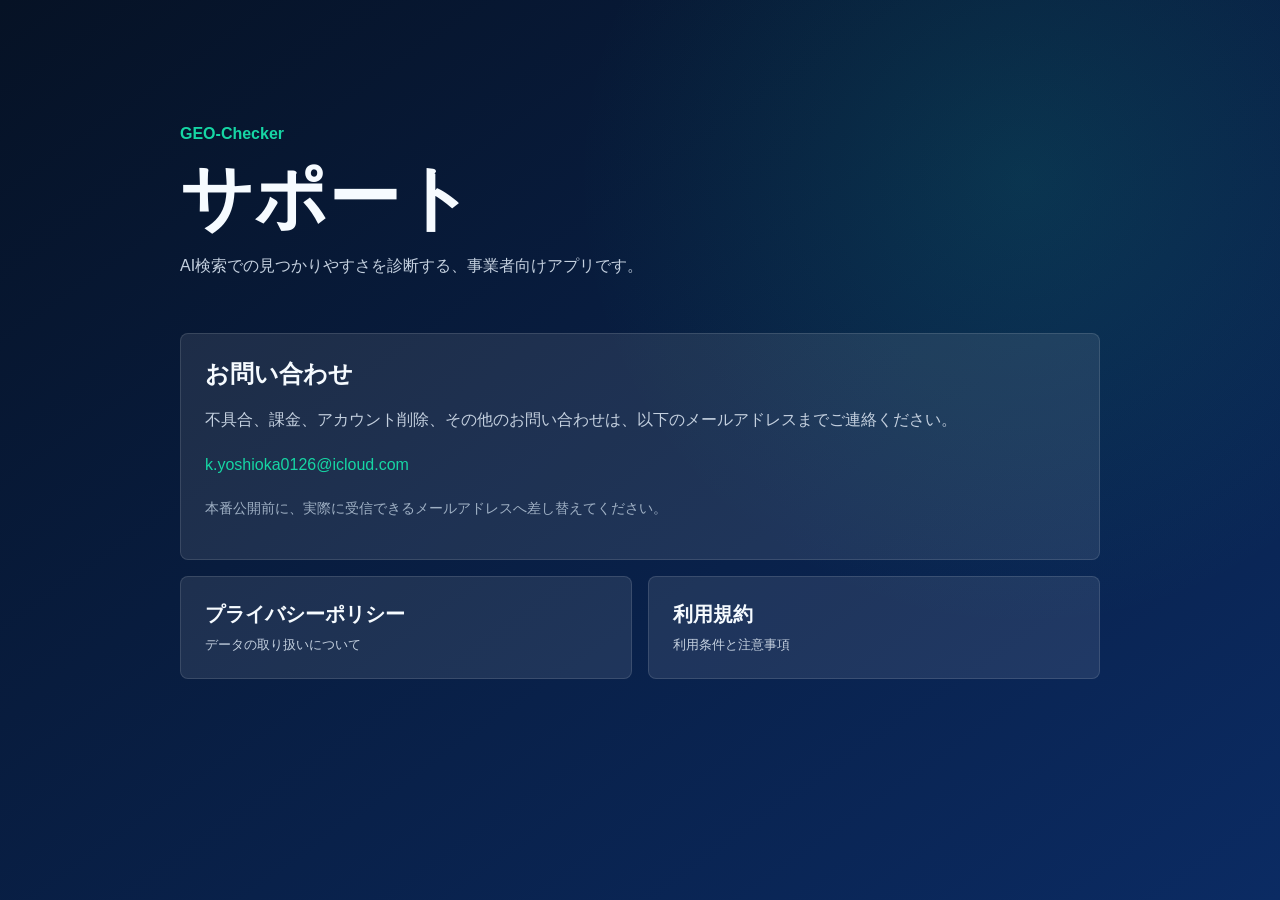
<file: index.html>
<!doctype html>
<html lang="ja">
<head>
  <meta charset="utf-8">
  <meta name="viewport" content="width=device-width, initial-scale=1">
  <title>GEO-Checker サポート</title>
  <link rel="stylesheet" href="./styles.css">
</head>
<body>
  <main class="page">
    <section class="hero">
      <p class="eyebrow">GEO-Checker</p>
      <h1>サポート</h1>
      <p>AI検索での見つかりやすさを診断する、事業者向けアプリです。</p>
    </section>

    <section class="card">
      <h2>お問い合わせ</h2>
      <p>不具合、課金、アカウント削除、その他のお問い合わせは、以下のメールアドレスまでご連絡ください。</p>
      <p><a href="mailto:k.yoshioka0126@icloud.com">k.yoshioka0126@icloud.com</a></p>
      <p class="note">本番公開前に、実際に受信できるメールアドレスへ差し替えてください。</p>
    </section>

    <section class="grid">
      <a class="link-card" href="./privacy.html">
        <span>プライバシーポリシー</span>
        <small>データの取り扱いについて</small>
      </a>
      <a class="link-card" href="./terms.html">
        <span>利用規約</span>
        <small>利用条件と注意事項</small>
      </a>
    </section>
  </main>
</body>
</html>
</file>
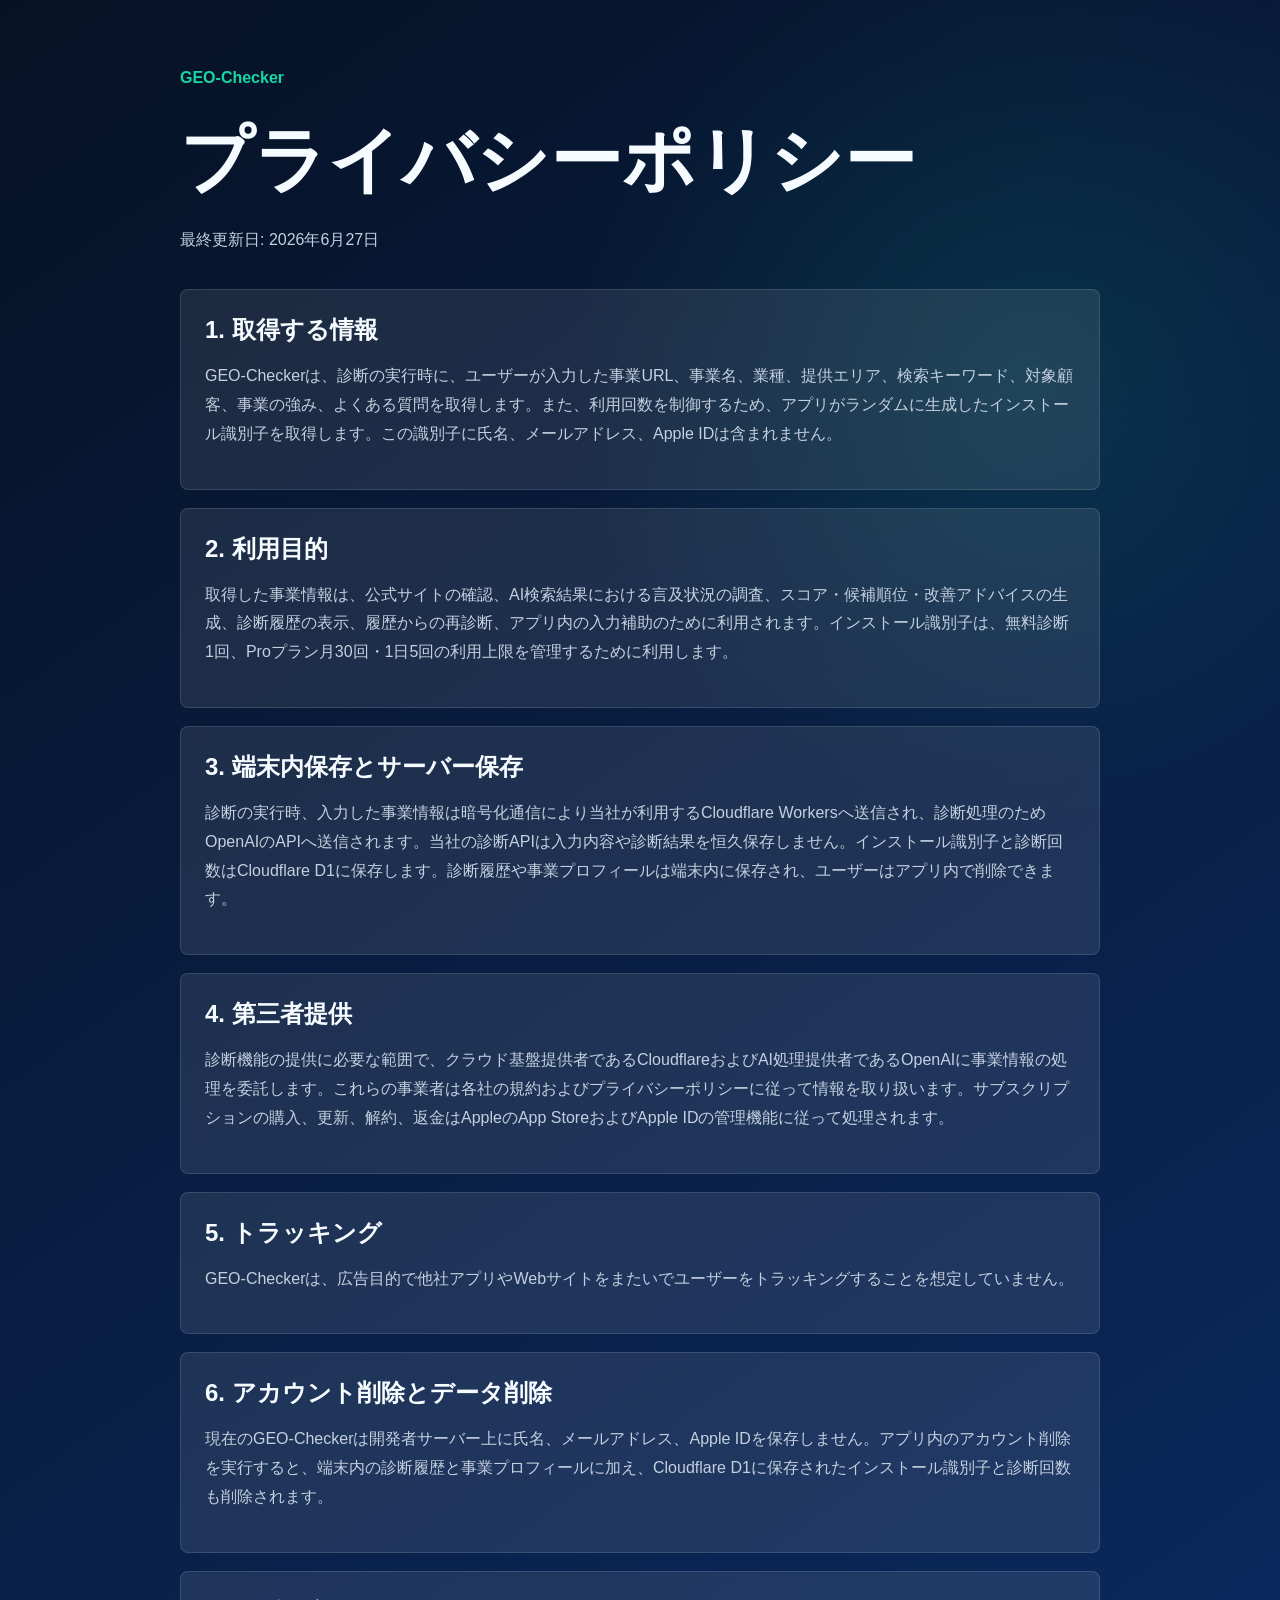
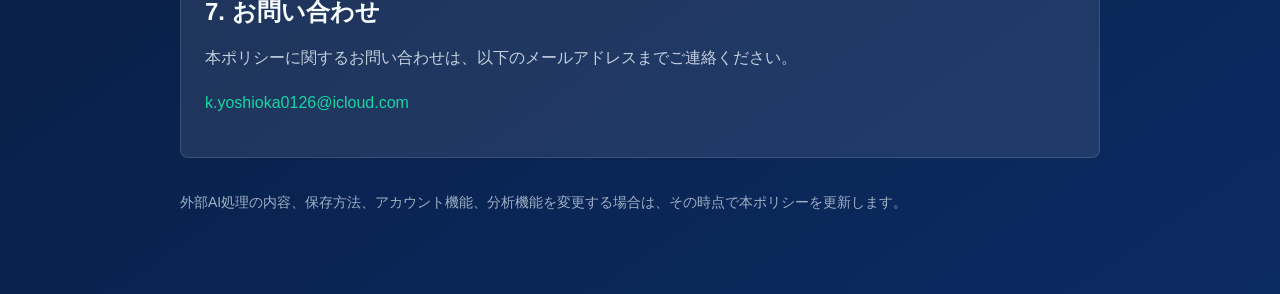
<file: privacy.html>
<!doctype html>
<html lang="ja">
<head>
  <meta charset="utf-8">
  <meta name="viewport" content="width=device-width, initial-scale=1">
  <title>GEO-Checker プライバシーポリシー</title>
  <link rel="stylesheet" href="./styles.css">
</head>
<body>
  <main class="page legal">
    <p class="eyebrow">GEO-Checker</p>
    <h1>プライバシーポリシー</h1>
    <p class="updated">最終更新日: 2026年6月27日</p>

    <section>
      <h2>1. 取得する情報</h2>
      <p>GEO-Checkerは、診断の実行時に、ユーザーが入力した事業URL、事業名、業種、提供エリア、検索キーワード、対象顧客、事業の強み、よくある質問を取得します。また、利用回数を制御するため、アプリがランダムに生成したインストール識別子を取得します。この識別子に氏名、メールアドレス、Apple IDは含まれません。</p>
    </section>

    <section>
      <h2>2. 利用目的</h2>
      <p>取得した事業情報は、公式サイトの確認、AI検索結果における言及状況の調査、スコア・候補順位・改善アドバイスの生成、診断履歴の表示、履歴からの再診断、アプリ内の入力補助のために利用されます。インストール識別子は、無料診断1回、Proプラン月30回・1日5回の利用上限を管理するために利用します。</p>
    </section>

    <section>
      <h2>3. 端末内保存とサーバー保存</h2>
      <p>診断の実行時、入力した事業情報は暗号化通信により当社が利用するCloudflare Workersへ送信され、診断処理のためOpenAIのAPIへ送信されます。当社の診断APIは入力内容や診断結果を恒久保存しません。インストール識別子と診断回数はCloudflare D1に保存します。診断履歴や事業プロフィールは端末内に保存され、ユーザーはアプリ内で削除できます。</p>
    </section>

    <section>
      <h2>4. 第三者提供</h2>
      <p>診断機能の提供に必要な範囲で、クラウド基盤提供者であるCloudflareおよびAI処理提供者であるOpenAIに事業情報の処理を委託します。これらの事業者は各社の規約およびプライバシーポリシーに従って情報を取り扱います。サブスクリプションの購入、更新、解約、返金はAppleのApp StoreおよびApple IDの管理機能に従って処理されます。</p>
    </section>

    <section>
      <h2>5. トラッキング</h2>
      <p>GEO-Checkerは、広告目的で他社アプリやWebサイトをまたいでユーザーをトラッキングすることを想定していません。</p>
    </section>

    <section>
      <h2>6. アカウント削除とデータ削除</h2>
      <p>現在のGEO-Checkerは開発者サーバー上に氏名、メールアドレス、Apple IDを保存しません。アプリ内のアカウント削除を実行すると、端末内の診断履歴と事業プロフィールに加え、Cloudflare D1に保存されたインストール識別子と診断回数も削除されます。</p>
    </section>

    <section>
      <h2>7. お問い合わせ</h2>
      <p>本ポリシーに関するお問い合わせは、以下のメールアドレスまでご連絡ください。</p>
      <p><a href="mailto:k.yoshioka0126@icloud.com">k.yoshioka0126@icloud.com</a></p>
    </section>

    <p class="note">外部AI処理の内容、保存方法、アカウント機能、分析機能を変更する場合は、その時点で本ポリシーを更新します。</p>
  </main>
</body>
</html>
</file>
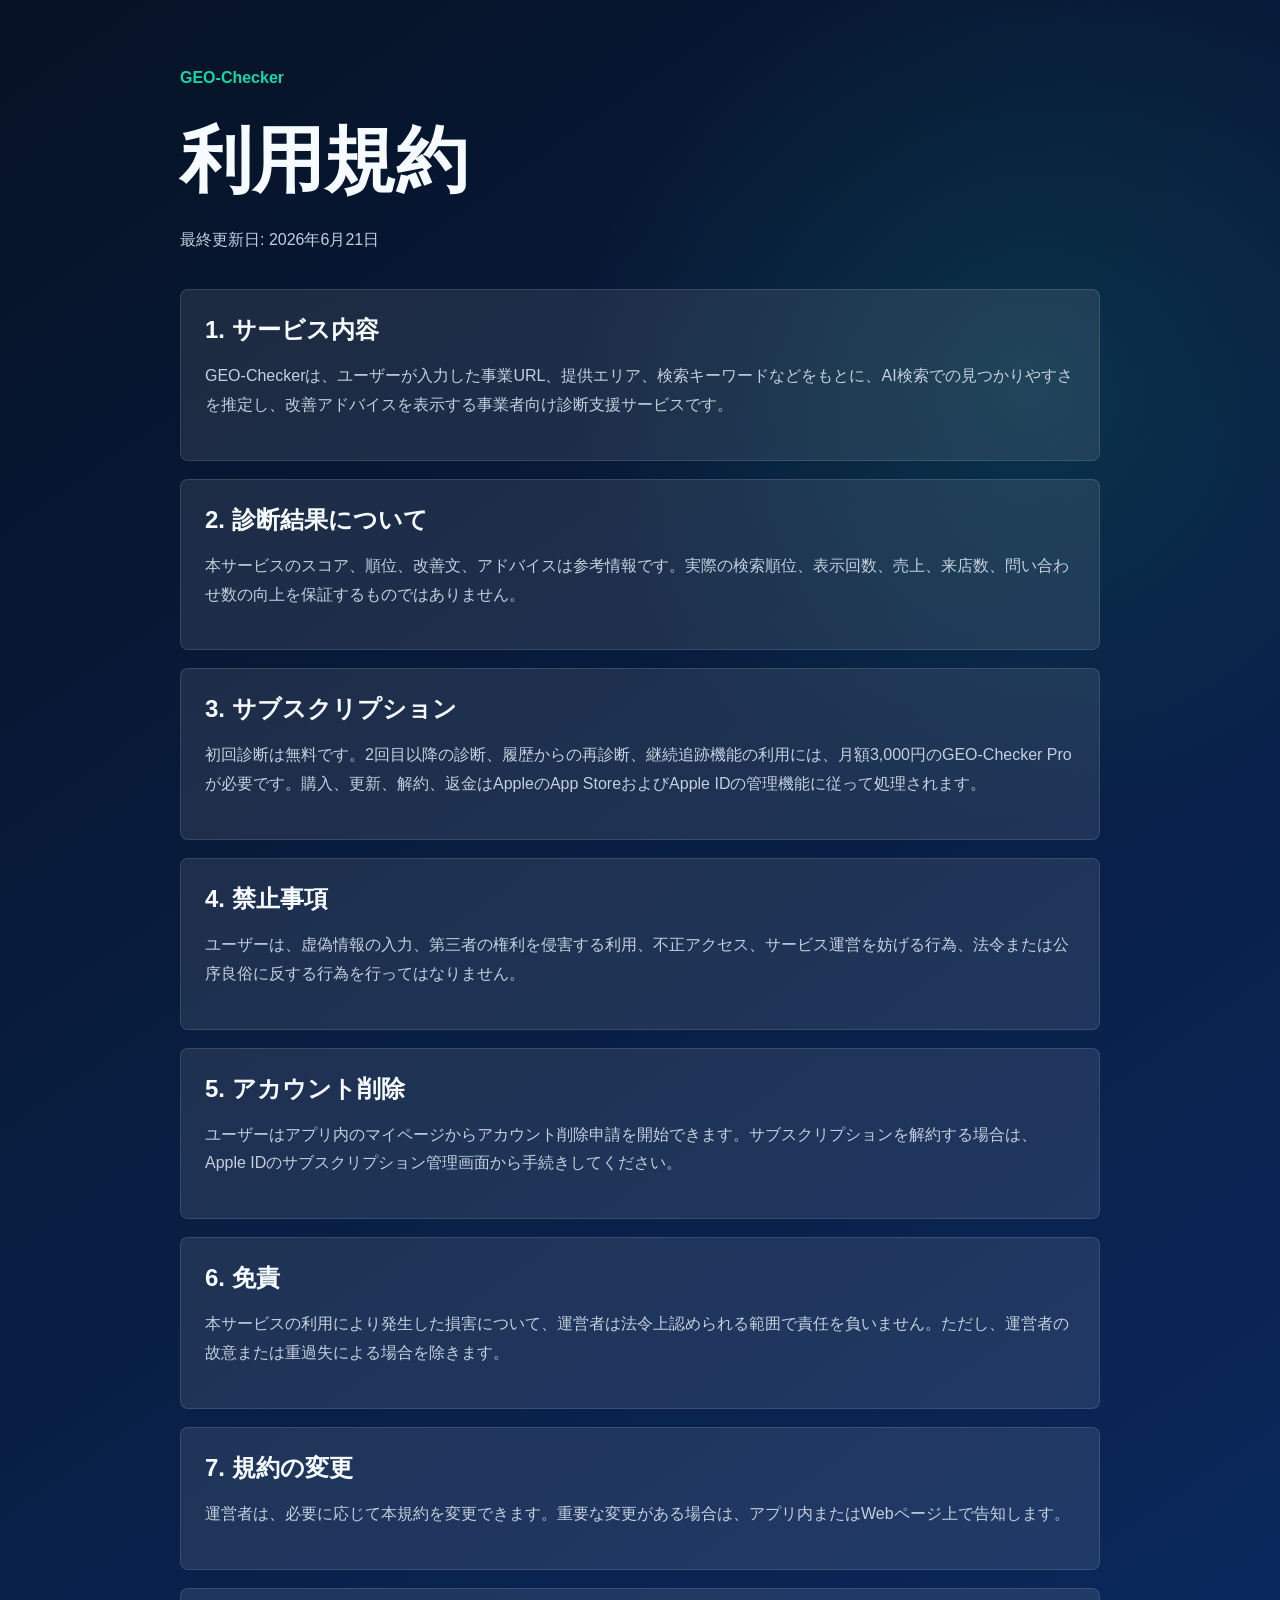
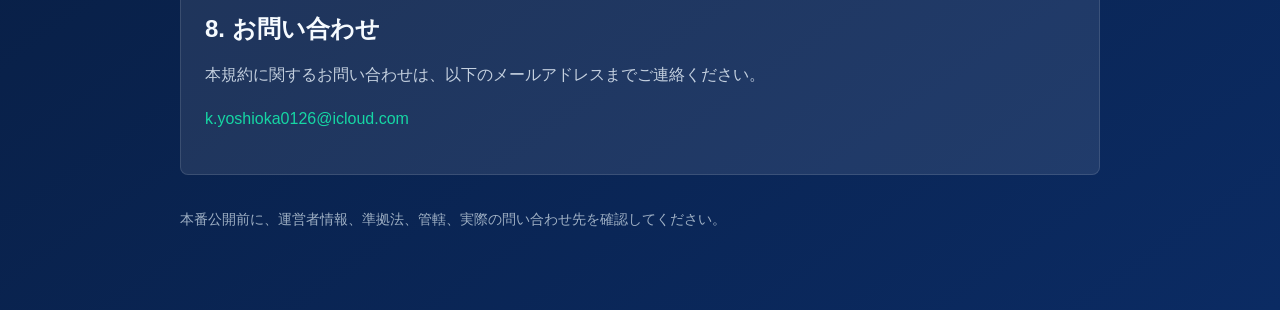
<file: terms.html>
<!doctype html>
<html lang="ja">
<head>
  <meta charset="utf-8">
  <meta name="viewport" content="width=device-width, initial-scale=1">
  <title>GEO-Checker 利用規約</title>
  <link rel="stylesheet" href="./styles.css">
</head>
<body>
  <main class="page legal">
    <p class="eyebrow">GEO-Checker</p>
    <h1>利用規約</h1>
    <p class="updated">最終更新日: 2026年6月21日</p>

    <section>
      <h2>1. サービス内容</h2>
      <p>GEO-Checkerは、ユーザーが入力した事業URL、提供エリア、検索キーワードなどをもとに、AI検索での見つかりやすさを推定し、改善アドバイスを表示する事業者向け診断支援サービスです。</p>
    </section>

    <section>
      <h2>2. 診断結果について</h2>
      <p>本サービスのスコア、順位、改善文、アドバイスは参考情報です。実際の検索順位、表示回数、売上、来店数、問い合わせ数の向上を保証するものではありません。</p>
    </section>

    <section>
      <h2>3. サブスクリプション</h2>
      <p>初回診断は無料です。2回目以降の診断、履歴からの再診断、継続追跡機能の利用には、月額3,000円のGEO-Checker Proが必要です。購入、更新、解約、返金はAppleのApp StoreおよびApple IDの管理機能に従って処理されます。</p>
    </section>

    <section>
      <h2>4. 禁止事項</h2>
      <p>ユーザーは、虚偽情報の入力、第三者の権利を侵害する利用、不正アクセス、サービス運営を妨げる行為、法令または公序良俗に反する行為を行ってはなりません。</p>
    </section>

    <section>
      <h2>5. アカウント削除</h2>
      <p>ユーザーはアプリ内のマイページからアカウント削除申請を開始できます。サブスクリプションを解約する場合は、Apple IDのサブスクリプション管理画面から手続きしてください。</p>
    </section>

    <section>
      <h2>6. 免責</h2>
      <p>本サービスの利用により発生した損害について、運営者は法令上認められる範囲で責任を負いません。ただし、運営者の故意または重過失による場合を除きます。</p>
    </section>

    <section>
      <h2>7. 規約の変更</h2>
      <p>運営者は、必要に応じて本規約を変更できます。重要な変更がある場合は、アプリ内またはWebページ上で告知します。</p>
    </section>

    <section>
      <h2>8. お問い合わせ</h2>
      <p>本規約に関するお問い合わせは、以下のメールアドレスまでご連絡ください。</p>
      <p><a href="mailto:k.yoshioka0126@icloud.com">k.yoshioka0126@icloud.com</a></p>
    </section>

    <p class="note">本番公開前に、運営者情報、準拠法、管轄、実際の問い合わせ先を確認してください。</p>
  </main>
</body>
</html>
</file>
<file: styles.css>
:root {
  color-scheme: dark;
  --bg-top: #061225;
  --bg-bottom: #0b2b63;
  --card: rgba(255, 255, 255, 0.09);
  --line: rgba(255, 255, 255, 0.12);
  --text: #f6fbff;
  --muted: #c4d0df;
  --accent: #16d6a4;
}

* {
  box-sizing: border-box;
}

body {
  margin: 0;
  min-height: 100vh;
  color: var(--text);
  font-family: -apple-system, BlinkMacSystemFont, "Hiragino Sans", "Noto Sans JP", "Yu Gothic", sans-serif;
  background:
    radial-gradient(circle at 80% 20%, rgba(22, 214, 164, 0.12), transparent 28rem),
    linear-gradient(145deg, var(--bg-top), var(--bg-bottom));
}

a {
  color: var(--accent);
  text-decoration: none;
}

a:hover {
  text-decoration: underline;
}

.page {
  width: min(920px, calc(100% - 40px));
  margin: 0 auto;
  padding: 64px 0;
}

.hero {
  padding: 56px 0 36px;
}

.eyebrow {
  margin: 0 0 12px;
  color: var(--accent);
  font-weight: 700;
  letter-spacing: 0;
}

h1 {
  margin: 0;
  font-size: clamp(40px, 7vw, 72px);
  line-height: 1.05;
}

h2 {
  margin: 0 0 12px;
  font-size: 24px;
}

p {
  color: var(--muted);
  line-height: 1.8;
}

.updated {
  margin-top: 10px;
  color: var(--muted);
}

.card,
.link-card,
.legal section {
  border: 1px solid var(--line);
  border-radius: 8px;
  background: var(--card);
  padding: 24px;
}

.grid {
  display: grid;
  grid-template-columns: repeat(2, minmax(0, 1fr));
  gap: 16px;
  margin-top: 16px;
}

.link-card {
  display: block;
}

.link-card span {
  display: block;
  color: var(--text);
  font-size: 20px;
  font-weight: 700;
}

.link-card small {
  display: block;
  margin-top: 8px;
  color: var(--muted);
}

.legal {
  display: grid;
  gap: 18px;
}

.note {
  font-size: 14px;
  color: #9fb0c4;
}

@media (max-width: 640px) {
  .page {
    width: min(100% - 28px, 920px);
    padding: 36px 0;
  }

  .grid {
    grid-template-columns: 1fr;
  }
}
</file>
